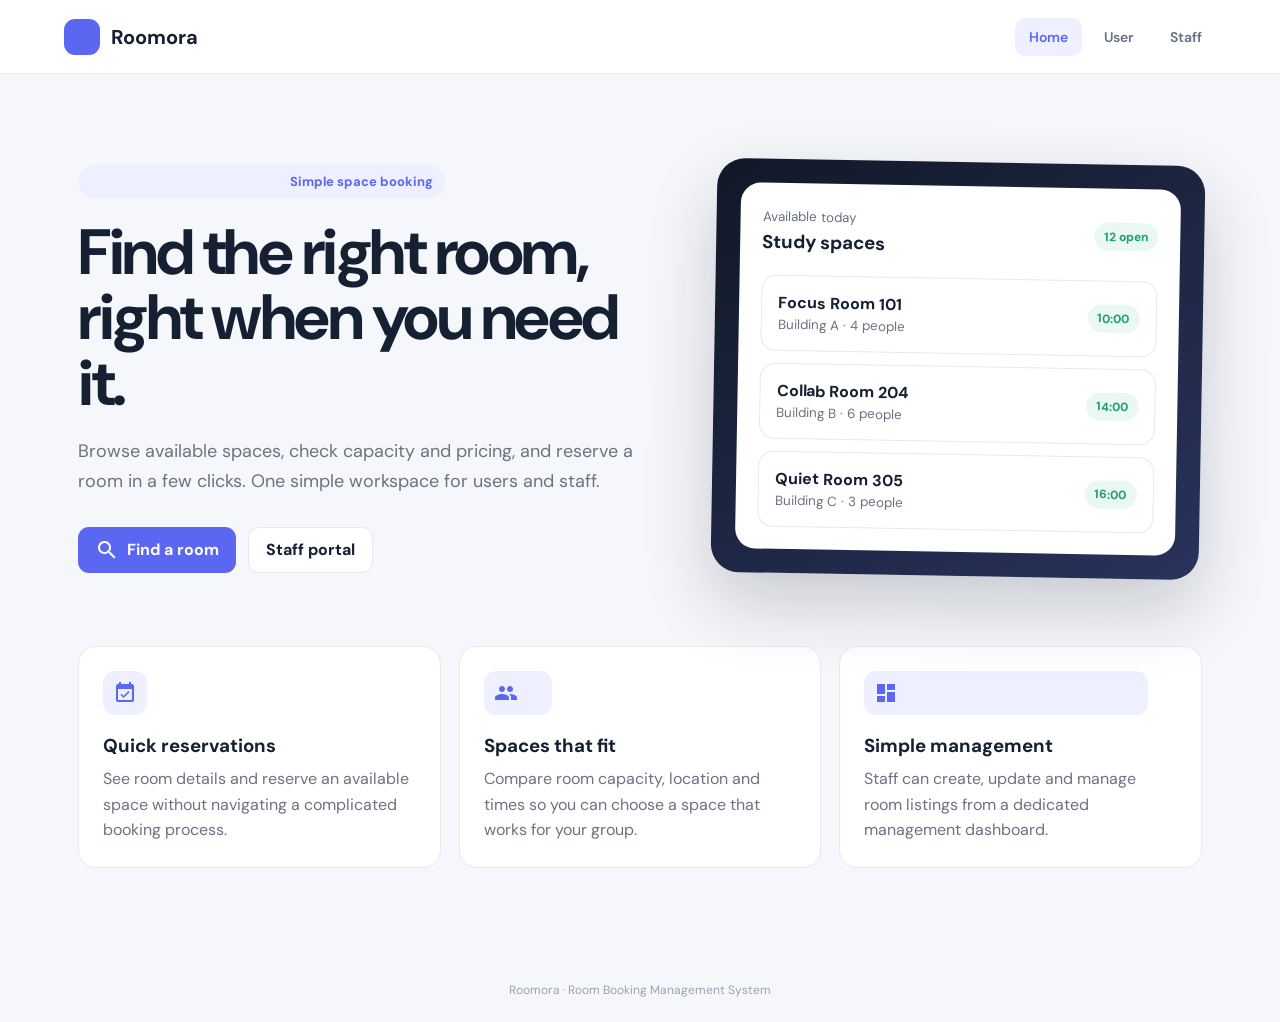
<file: index.html>
<!DOCTYPE html>
<html lang="en">
<head>
  <meta charset="UTF-8">
  <meta
    name="viewport"
    content="width=device-width, initial-scale=1"
  >

  <meta
    name="description"
    content="Roomora is a modern room booking application for discovering and reserving shared spaces."
  >

  <title>Roomora | Room Booking</title>

  <link
    href="https://fonts.googleapis.com/icon?family=Material+Icons"
    rel="stylesheet"
  >

  <link rel="stylesheet" href="css/ui.css">
</head>

<body>
  <div class="shell">

    <header class="topbar">
      <a class="brand" href="index.html">
        <span class="brand-mark">
          <span class="material-icons">meeting_room</span>
        </span>
        Roomora
      </a>

      <nav class="nav-links" aria-label="Main navigation">
        <a class="active" href="index.html">Home</a>
        <a href="Student.html">User</a>
        <a href="Admin.html">Staff</a>
      </nav>
    </header>

    <main>
      <section class="hero">
        <div class="hero-content">
          <span class="eyebrow">
            <span
              class="material-icons"
              style="font-size: 16px;"
            >
              auto_awesome
            </span>
            Simple space booking
          </span>

          <h1>
            Find the right room, right when you need it.
          </h1>

          <p>
            Browse available spaces, check capacity and pricing,
            and reserve a room in a few clicks. One simple workspace
            for users and staff.
          </p>

          <div class="hero-actions">
            <a
              class="btn btn-primary"
              href="Student.html"
            >
              <span class="material-icons">search</span>
              Find a room
            </a>

            <a
              class="btn btn-secondary"
              href="Admin.html"
            >
              Staff portal
            </a>
          </div>
        </div>

        <div class="visual">
          <div class="visual-inner">

            <div class="mini-head">
              <div>
                <small style="color: #667085;">
                  Available today
                </small>

                <h3 style="margin: 3px 0;">
                  Study spaces
                </h3>
              </div>

              <span class="pill">
                12 open
              </span>
            </div>

            <div class="mini-room">
              <div>
                <strong>Focus Room 101</strong>
                <small>Building A · 4 people</small>
              </div>

              <span class="pill">
                10:00
              </span>
            </div>

            <div class="mini-room">
              <div>
                <strong>Collab Room 204</strong>
                <small>Building B · 6 people</small>
              </div>

              <span class="pill">
                14:00
              </span>
            </div>

            <div class="mini-room">
              <div>
                <strong>Quiet Room 305</strong>
                <small>Building C · 3 people</small>
              </div>

              <span class="pill">
                16:00
              </span>
            </div>

          </div>
        </div>
      </section>

      <section class="features">

        <article class="feature">
          <span class="material-icons">
            event_available
          </span>

          <h3>Quick reservations</h3>

          <p>
            See room details and reserve an available space
            without navigating a complicated booking process.
          </p>
        </article>

        <article class="feature">
          <span class="material-icons">
            groups
          </span>

          <h3>Spaces that fit</h3>

          <p>
            Compare room capacity, location and times so you
            can choose a space that works for your group.
          </p>
        </article>

        <article class="feature">
          <span class="material-icons">
            dashboard_customize
          </span>

          <h3>Simple management</h3>

          <p>
            Staff can create, update and manage room listings
            from a dedicated management dashboard.
          </p>
        </article>

      </section>
    </main>

    <footer class="footer-note">
      Roomora · Room Booking Management System
    </footer>

  </div>
</body>
</html>
</file>
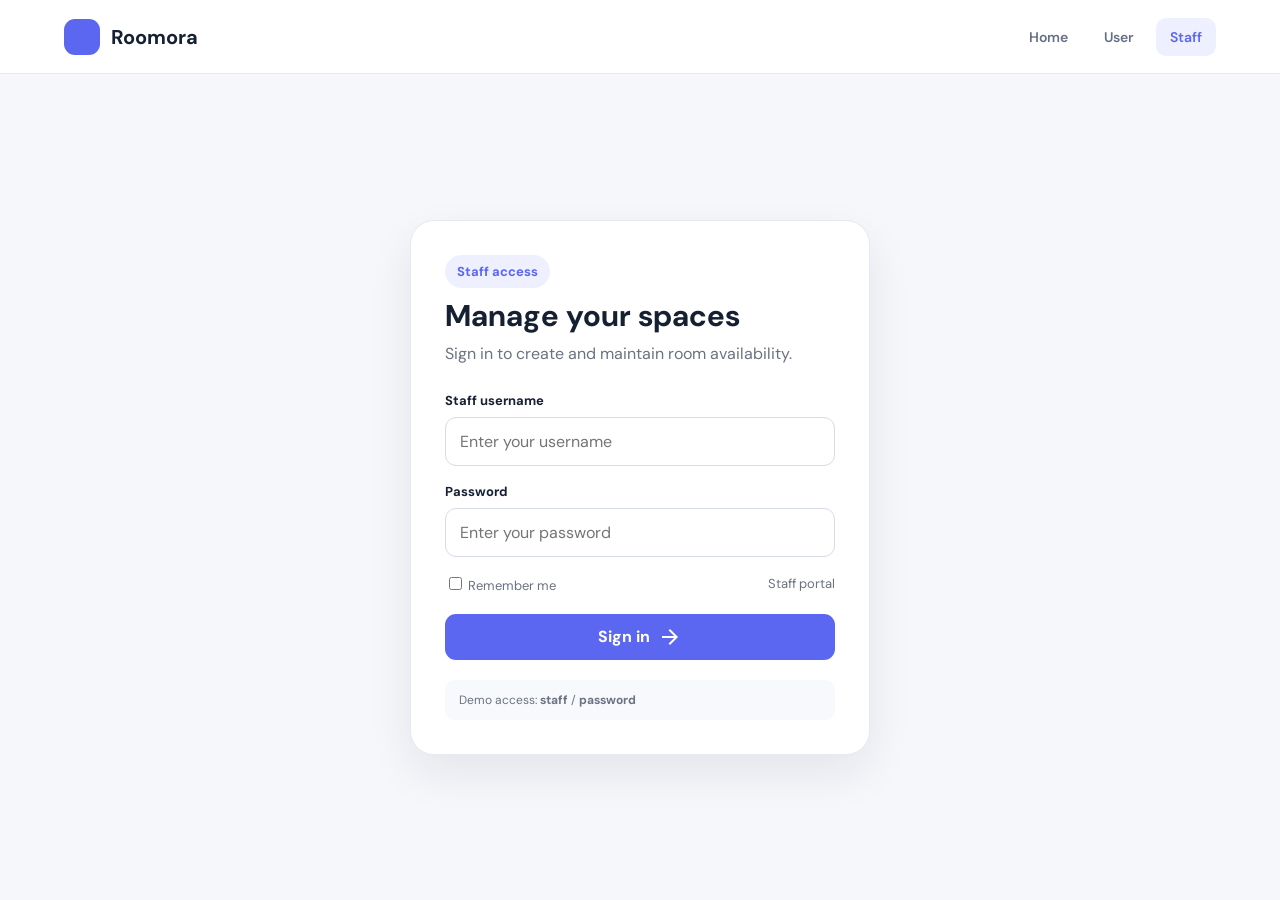
<file: Admin.html>
<!DOCTYPE html>
<html lang="en">
<head>
  <meta charset="UTF-8">
  <meta
    name="viewport"
    content="width=device-width, initial-scale=1"
  >

  <title>Staff Sign In | Roomora</title>

  <link
    href="https://fonts.googleapis.com/icon?family=Material+Icons"
    rel="stylesheet"
  >
  <link rel="stylesheet" href="css/ui.css">
</head>

<body>
  <header class="topbar">
    <a class="brand" href="index.html">
      <span class="brand-mark">
        <span class="material-icons">meeting_room</span>
      </span>
      Roomora
    </a>

    <nav class="nav-links">
      <a href="index.html">Home</a>
      <a href="Student.html">User</a>
      <a class="active" href="Admin.html">Staff</a>
    </nav>
  </header>

  <main class="auth-wrap">
    <section class="auth-card">
      <span class="eyebrow">Staff access</span>

      <h1>Manage your spaces</h1>
      <p>Sign in to create and maintain room availability.</p>

      <form id="adminLoginForm">
        <div class="field">
          <label for="username">Staff username</label>
          <input
            id="username"
            name="username"
            placeholder="Enter your username"
            autocomplete="username"
            required
          >
        </div>

        <div class="field">
          <label for="password">Password</label>
          <input
            id="password"
            name="pwd"
            type="password"
            placeholder="Enter your password"
            autocomplete="current-password"
            required
          >
        </div>

        <div class="auth-meta">
          <label>
            <input type="checkbox">
            Remember me
          </label>

          <span>Staff portal</span>
        </div>

        <button class="btn btn-primary" type="submit">
          Sign in
          <span class="material-icons">arrow_forward</span>
        </button>

        <span id="errorMessage" class="error"></span>
      </form>

      <div class="demo-note">
        Demo access:
        <strong>staff</strong> /
        <strong>password</strong>
      </div>
    </section>
  </main>

  <script>
    document
      .getElementById("adminLoginForm")
      .addEventListener("submit", (event) => {
        event.preventDefault();

        const username = document.getElementById("username").value;
        const password = document.getElementById("password").value;
        const errorMessage = document.getElementById("errorMessage");

        errorMessage.textContent = "";

        if (username === "staff" && password === "password") {
          location.href = "admindashboard.html";
        } else {
          errorMessage.textContent =
            "Incorrect username or password. Please try again.";
        }
      });
  </script>
</body>
</html>
</file>
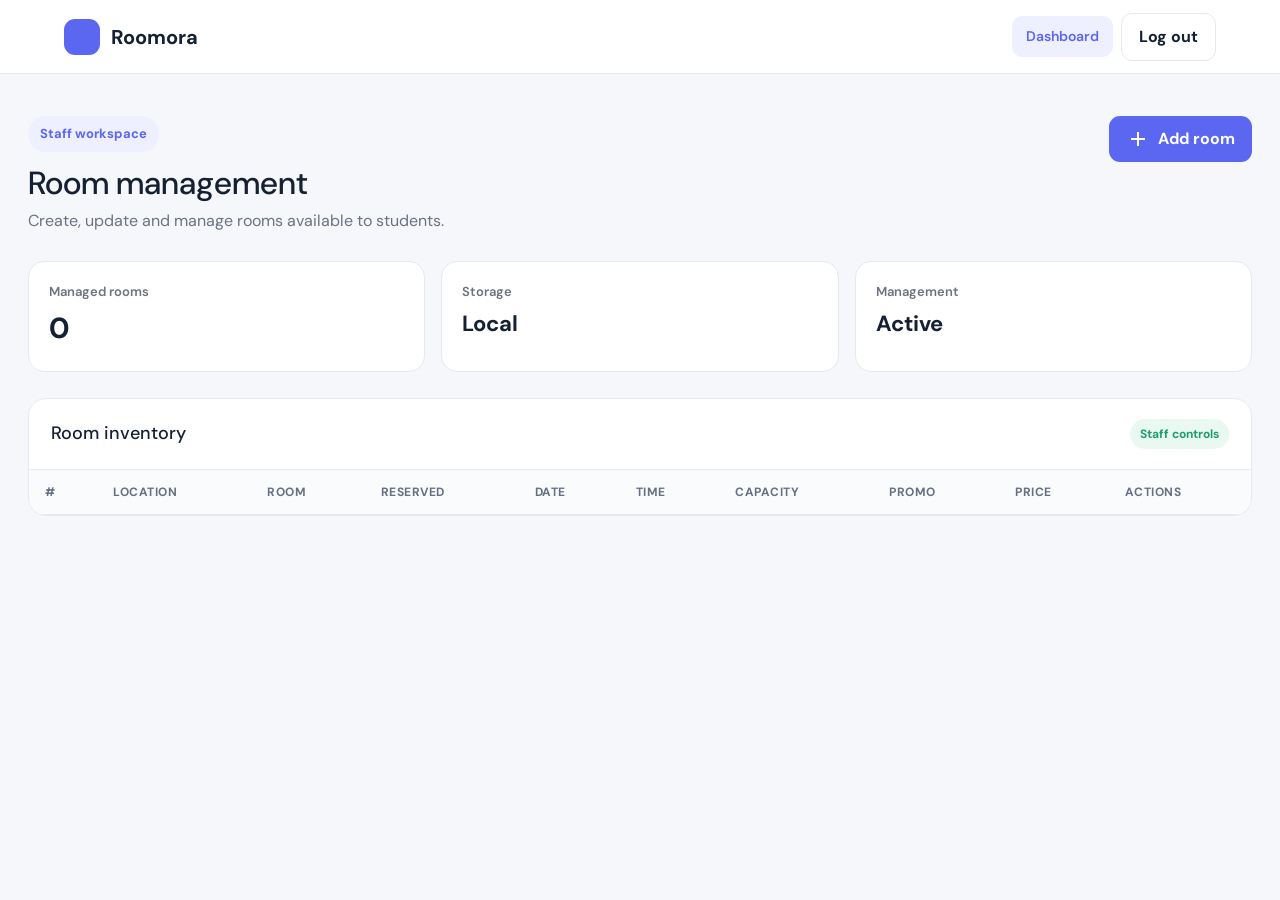
<file: admindashboard.html>
<!DOCTYPE html>
<html lang="en">
<head>
  <meta charset="UTF-8">
  <meta
    name="viewport"
    content="width=device-width, initial-scale=1"
  >

  <title>Staff Dashboard | Roomora</title>

  <link
    href="https://cdn.jsdelivr.net/npm/bootstrap@5.0.2/dist/css/bootstrap.min.css"
    rel="stylesheet"
  >

  <script
    src="https://cdn.jsdelivr.net/npm/bootstrap@5.0.2/dist/js/bootstrap.bundle.min.js"
    defer
  ></script>

  <link
    href="https://fonts.googleapis.com/icon?family=Material+Icons"
    rel="stylesheet"
  >

  <link rel="stylesheet" href="css/ui.css">
</head>

<body>
  <header class="topbar">
    <a class="brand" href="index.html">
      <span class="brand-mark">
        <span class="material-icons">meeting_room</span>
      </span>
      Roomora
    </a>

    <nav class="nav-links">
      <a class="active" href="admindashboard.html">
        Dashboard
      </a>

      <button
        class="btn btn-secondary"
        type="button"
        onclick="logout()"
      >
        Log out
      </button>
    </nav>
  </header>

  <main class="dashboard">
    <div class="page-head">
      <div>
        <span class="eyebrow">Staff workspace</span>

        <h1 style="margin-top: 12px;">
          Room management
        </h1>

        <p>
          Create, update and manage rooms available to students.
        </p>
      </div>

      <button
        class="btn btn-primary"
        type="button"
        data-bs-toggle="modal"
        data-bs-target="#myModal"
        onclick="prepareNew()"
      >
        <span class="material-icons">add</span>
        Add room
      </button>
    </div>

    <section class="stats">
      <div class="stat">
        <div class="stat-label">
          Managed rooms
        </div>

        <div
          class="stat-value"
          id="managedCount"
        >
          0
        </div>
      </div>

      <div class="stat">
        <div class="stat-label">
          Storage
        </div>

        <div
          class="stat-value"
          style="font-size: 22px;"
        >
          Local
        </div>
      </div>

      <div class="stat">
        <div class="stat-label">
          Management
        </div>

        <div
          class="stat-value"
          style="font-size: 22px;"
        >
          Active
        </div>
      </div>
    </section>

    <section class="panel">
      <div class="panel-head">
        <h2>Room inventory</h2>

        <span class="pill">
          Staff controls
        </span>
      </div>

      <div class="table-scroll">
        <table id="bookingTable">
          <thead>
            <tr>
              <th>#</th>
              <th>Location</th>
              <th>Room</th>
              <th>Reserved</th>
              <th>Date</th>
              <th>Time</th>
              <th>Capacity</th>
              <th>Promo</th>
              <th>Price</th>
              <th>Actions</th>
            </tr>
          </thead>

          <tbody></tbody>
        </table>
      </div>
    </section>
  </main>

  <div
    class="modal fade"
    id="myModal"
    tabindex="-1"
    aria-hidden="true"
  >
    <div class="modal-dialog modal-dialog-centered modal-lg">
      <div class="modal-content">

        <div class="modal-header">
          <div>
            <h4
              class="modal-title"
              id="modalTitle"
            >
              Add room
            </h4>

            <small class="text-muted">
              Enter the room details viewable by clients.
            </small>
          </div>

          <button
            type="button"
            class="btn-close"
            data-bs-dismiss="modal"
            aria-label="Close"
          ></button>
        </div>

        <div class="modal-body">
          <form id="bookingForm">

            <div class="row g-3">

              <div class="col-md-6 field">
                <label for="location">
                  Location
                </label>

                <input
                  id="location"
                  required
                  placeholder="e.g. Building A"
                >
              </div>

              <div class="col-md-6 field">
                <label for="roomNo">
                  Room number
                </label>

                <input
                  id="roomNo"
                  required
                  placeholder="e.g. 101"
                >
              </div>

              <div class="col-md-6 field">
                <label for="reservation">
                  Reservation
                </label>

                <select id="reservation">
                  <option value="N">No</option>
                  <option value="Y">Yes</option>
                </select>
              </div>

              <div class="col-md-6 field">
                <label for="registeredDate">
                  Date
                </label>

                <input
                  type="date"
                  id="registeredDate"
                >
              </div>

              <div class="col-md-6 field">
                <label for="time">
                  Time
                </label>

                <input
                  type="time"
                  id="time"
                >
              </div>

              <div class="col-md-6 field">
                <label for="totalPeople">
                  Capacity
                </label>

                <input
                  type="number"
                  min="1"
                  id="totalPeople"
                  placeholder="4"
                >
              </div>

              <div class="col-md-6 field">
                <label for="promotionalCode">
                  Promotional code
                </label>

                <input
                  id="promotionalCode"
                  placeholder="Optional"
                >
              </div>

              <div class="col-md-6 field">
                <label for="price">
                  Price
                </label>

                <input
                  type="number"
                  min="0"
                  id="price"
                  placeholder="100"
                >
              </div>

            </div>
          </form>
        </div>

        <div class="modal-footer">
          <button
            class="btn btn-secondary"
            type="button"
            data-bs-dismiss="modal"
          >
            Cancel
          </button>

          <button
            id="saveButton"
            class="btn btn-primary"
            type="button"
            onclick="saveRoom()"
          >
            Add room
          </button>
        </div>

      </div>
    </div>
  </div>

  <script src="js/script.js"></script>
</body>
</html>
</file>
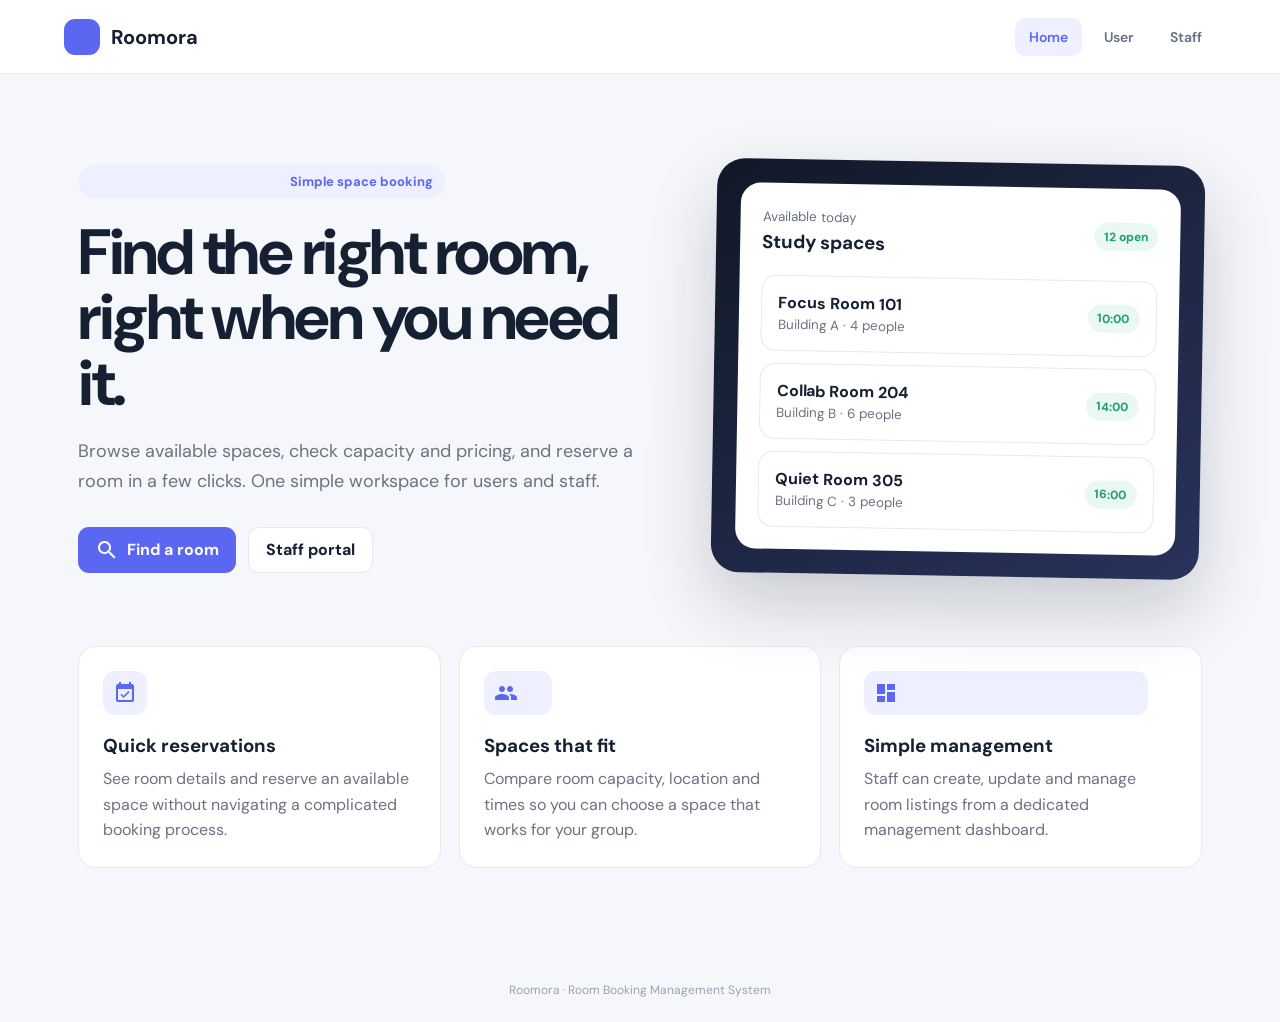
<file: paymentpage.html>
<!DOCTYPE html>
<html lang="en">
<head>
  <meta charset="UTF-8">
  <meta
    name="viewport"
    content="width=device-width, initial-scale=1"
  >

  <meta
    name="description"
    content="Roomora booking confirmation."
  >

  <title>Booking Confirmed | Roomora</title>

  <link
    href="https://fonts.googleapis.com/icon?family=Material+Icons"
    rel="stylesheet"
  >

  <link rel="stylesheet" href="css/ui.css">
</head>

<body>
  <header class="topbar">
    <a class="brand" href="index.html">
      <span class="brand-mark">
        <span class="material-icons">meeting_room</span>
      </span>
      Roomora
    </a>
  </header>

  <main class="auth-wrap">
    <section class="confirm-card">
      <div class="success-icon">
        <span
          class="material-icons"
          style="font-size: 36px;"
        >
          check
        </span>
      </div>

      <span class="eyebrow">
        Reservation complete
      </span>

      <h1>Booking confirmed</h1>

      <p>
        Your room reservation has been completed successfully.
      </p>

      <div class="receipt">
        <div class="receipt-row">
          <span>Room</span>
          <strong id="room">—</strong>
        </div>

        <div class="receipt-row">
          <span>Location</span>
          <strong id="location">—</strong>
        </div>

        <div class="receipt-row">
          <span>Date & time</span>
          <strong id="datetime">—</strong>
        </div>

        <div class="receipt-row">
          <span>Amount paid</span>
          <strong id="amountPaid">$0.00</strong>
        </div>
      </div>

      <button
        class="btn btn-primary"
        type="button"
        onclick="location.href='studentdashboard.html'"
      >
        <span class="material-icons">arrow_back</span>
        Back to rooms
      </button>
    </section>
  </main>

  <script>
    const bookedRoom = JSON.parse(
      localStorage.getItem("bookedRoom")
    );

    if (!bookedRoom) {
      location.href = "index.html";
    } else {
      const room = document.getElementById("room");
      const locationName = document.getElementById("location");
      const dateTime = document.getElementById("datetime");
      const amountPaid = document.getElementById("amountPaid");

      room.textContent = bookedRoom.roomNo || "—";
      locationName.textContent = bookedRoom.location || "—";

      dateTime.textContent =
        `${bookedRoom.registeredDate || "—"} · ` +
        `${bookedRoom.time || "—"}`;

      const finalPrice =
        bookedRoom.finalPrice ??
        bookedRoom.price ??
        0;

      amountPaid.textContent =
        `$${Number(finalPrice).toFixed(2)}`;
    }
  </script>
</body>
</html>
</file>
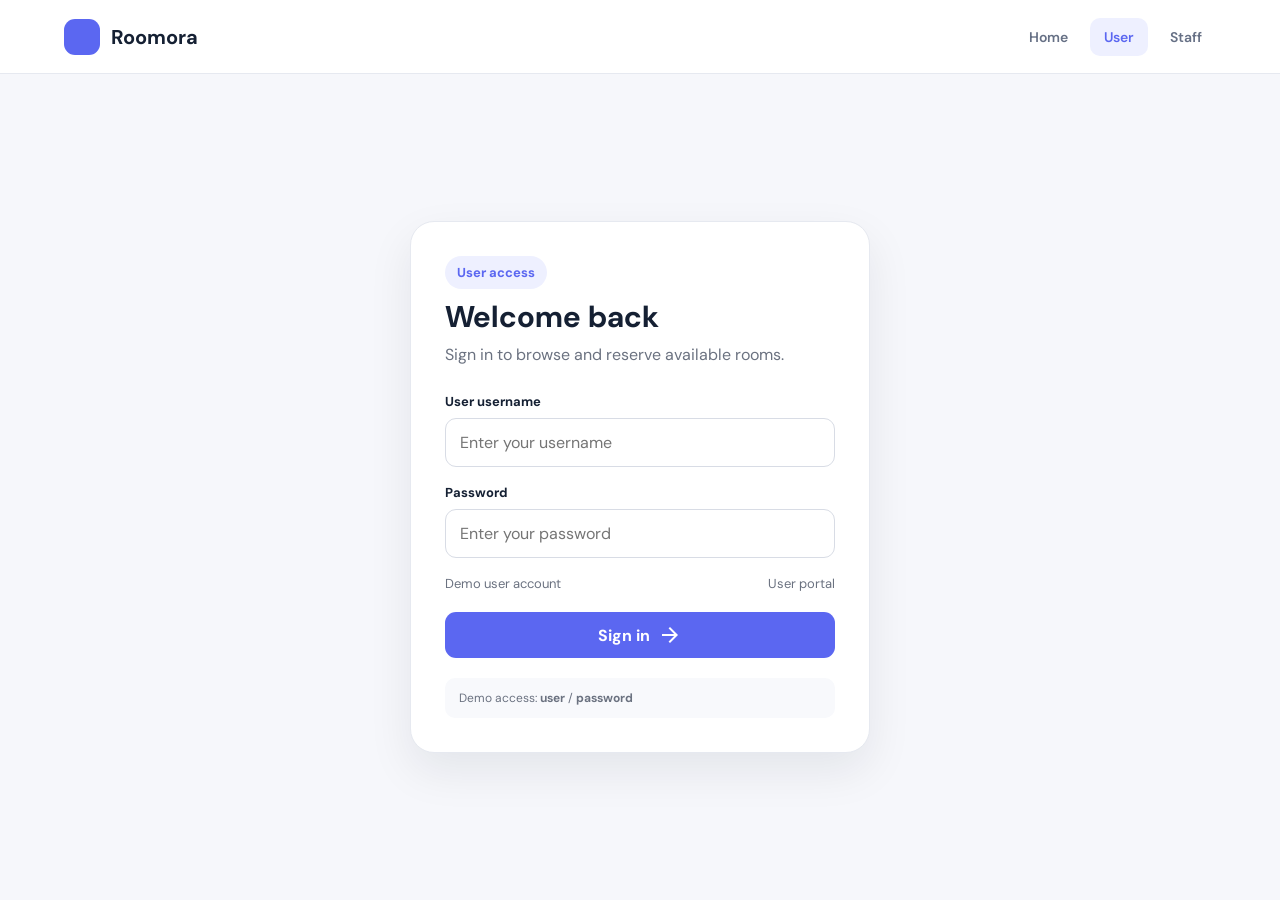
<file: Student.html>
<!DOCTYPE html>
<html lang="en">
<head>
  <meta charset="UTF-8">
  <meta
    name="viewport"
    content="width=device-width, initial-scale=1"
  >

  <meta
    name="description"
    content="User access portal for the Roomora room booking application."
  >

  <title>User Sign In | Roomora</title>

  <link
    href="https://fonts.googleapis.com/icon?family=Material+Icons"
    rel="stylesheet"
  >

  <link rel="stylesheet" href="css/ui.css">
</head>

<body>
  <header class="topbar">
    <a class="brand" href="index.html">
      <span class="brand-mark">
        <span class="material-icons">meeting_room</span>
      </span>
      Roomora
    </a>

    <nav
      class="nav-links"
      aria-label="Main navigation"
    >
      <a href="index.html">
        Home
      </a>

      <a
        class="active"
        href="Student.html"
      >
        User
      </a>

      <a href="Admin.html">
        Staff
      </a>
    </nav>
  </header>

  <main class="auth-wrap">
    <section class="auth-card">
      <span class="eyebrow">
        User access
      </span>

      <h1>Welcome back</h1>

      <p>
        Sign in to browse and reserve available rooms.
      </p>

      <form id="studentLoginForm">
        <div class="field">
          <label for="username">
            User username
          </label>

          <input
            id="username"
            name="username"
            type="text"
            placeholder="Enter your username"
            autocomplete="username"
            required
          >
        </div>

        <div class="field">
          <label for="password">
            Password
          </label>

          <input
            id="password"
            name="password"
            type="password"
            placeholder="Enter your password"
            autocomplete="current-password"
            required
          >
        </div>

        <div class="auth-meta">
          <span>
            Demo user account
          </span>

          <span>
            User portal
          </span>
        </div>

        <button
          class="btn btn-primary"
          type="submit"
        >
          Sign in

          <span class="material-icons">
            arrow_forward
          </span>
        </button>

        <span
          id="errorMessage"
          class="error"
          role="alert"
          aria-live="polite"
        ></span>
      </form>

      <div class="demo-note">
        Demo access:
        <strong>user</strong>
        /
        <strong>password</strong>
      </div>
    </section>
  </main>

  <script>
    const studentLoginForm =
      document.getElementById("studentLoginForm");

    studentLoginForm.addEventListener(
      "submit",
      (event) => {
        event.preventDefault();

        const username =
          document.getElementById("username").value.trim();

        const password =
          document.getElementById("password").value;

        const errorMessage =
          document.getElementById("errorMessage");

        errorMessage.textContent = "";

        const validCredentials =
          username === "student" &&
          password === "password";

        if (validCredentials) {
          sessionStorage.setItem(
            "currentUser",
            JSON.stringify({
              username: "student",
              role: "student",
            })
          );

          location.href = "studentdashboard.html";
          return;
        }

        errorMessage.textContent =
          "Incorrect username or password. Please try again.";
      }
    );
  </script>
</body>
</html>
</file>
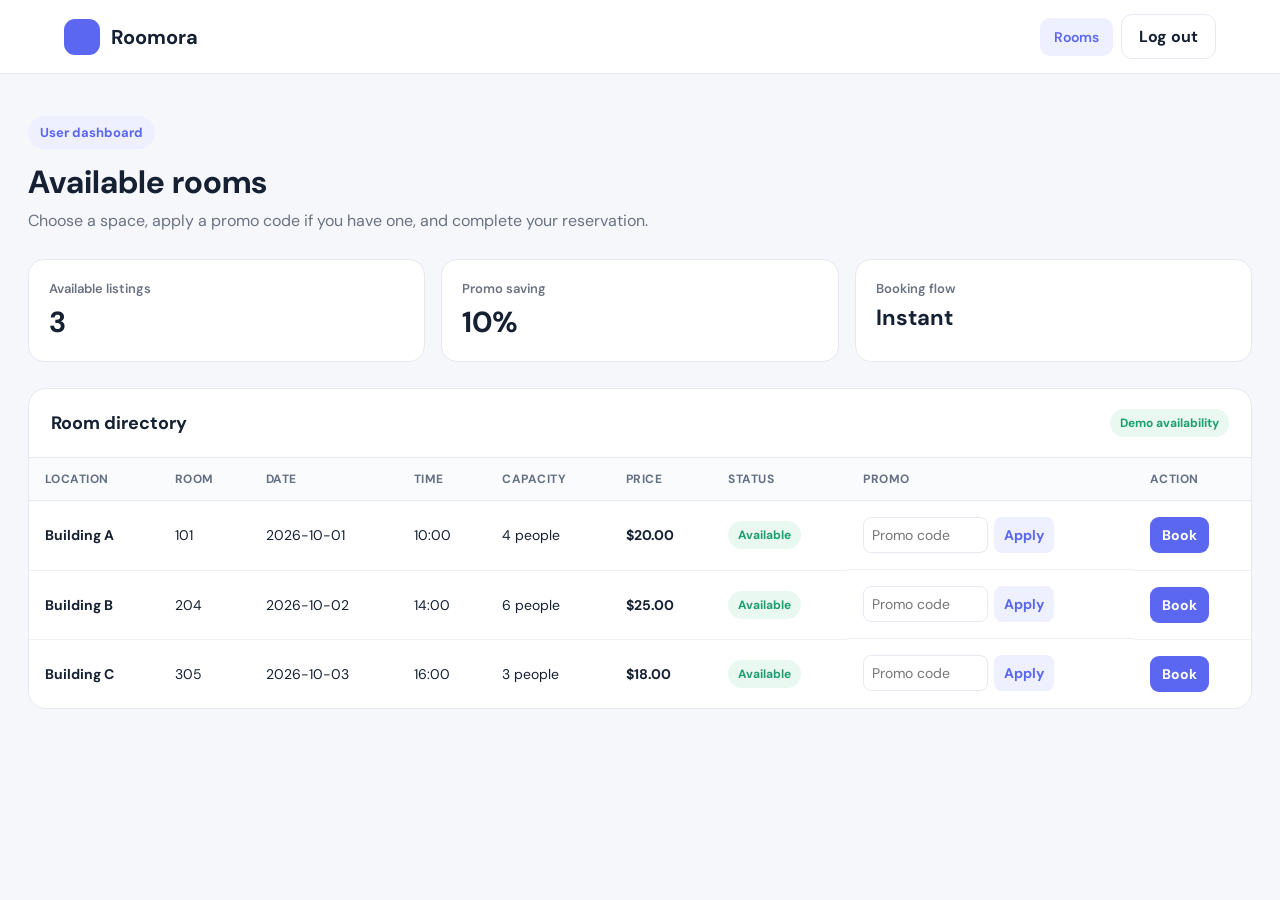
<file: studentdashboard.html>
<!DOCTYPE html>
<html lang="en">
<head>
  <meta charset="UTF-8">

  <meta
    name="viewport"
    content="width=device-width, initial-scale=1"
  >

  <meta
    name="description"
    content="Browse and reserve available rooms through the Roomora student dashboard."
  >

  <title>Student Dashboard | Roomora</title>

  <link
    href="https://fonts.googleapis.com/icon?family=Material+Icons"
    rel="stylesheet"
  >

  <link rel="stylesheet" href="css/ui.css">
</head>

<body>
  <header class="topbar">
    <a class="brand" href="index.html">
      <span class="brand-mark">
        <span class="material-icons">
          meeting_room
        </span>
      </span>

      Roomora
    </a>

    <nav
      class="nav-links"
      aria-label="Student navigation"
    >
      <a
        class="active"
        href="studentdashboard.html"
      >
        Rooms
      </a>

      <button
        class="btn btn-secondary"
        type="button"
        onclick="logout()"
      >
        Log out
      </button>
    </nav>
  </header>

  <main class="dashboard">

    <div class="page-head">
      <div>
        <span class="eyebrow">
          User dashboard
        </span>

        <h1 style="margin-top: 12px;">
          Available rooms
        </h1>

        <p>
          Choose a space, apply a promo code if you have one,
          and complete your reservation.
        </p>
      </div>
    </div>

    <section class="stats">

      <div class="stat">
        <div class="stat-label">
          Available listings
        </div>

        <div
          class="stat-value"
          id="roomCount"
        >
          0
        </div>
      </div>

      <div class="stat">
        <div class="stat-label">
          Promo saving
        </div>

        <div class="stat-value">
          10%
        </div>
      </div>

      <div class="stat">
        <div class="stat-label">
          Booking flow
        </div>

        <div
          class="stat-value"
          style="font-size: 22px;"
        >
          Instant
        </div>
      </div>

    </section>

    <section class="panel">

      <div class="panel-head">
        <h2>Room directory</h2>

        <span class="pill">
          Demo availability
        </span>
      </div>

      <div class="table-scroll">
        <table>
          <thead>
            <tr>
              <th>Location</th>
              <th>Room</th>
              <th>Date</th>
              <th>Time</th>
              <th>Capacity</th>
              <th>Price</th>
              <th>Status</th>
              <th>Promo</th>
              <th>Action</th>
            </tr>
          </thead>

          <tbody id="room-table-body"></tbody>
        </table>
      </div>

    </section>
  </main>

  <script>
    const VALID_PROMO_CODE = "DISCOUNT10";

    const defaultRooms = [
      {
        roomNo: "101",
        location: "Building A",
        totalPeople: 4,
        price: 20,
        status: "Available",
        registeredDate: "2026-10-01",
        time: "10:00",
        reservation: "N",
        promotionalCode: "DISCOUNT10",
      },
      {
        roomNo: "204",
        location: "Building B",
        totalPeople: 6,
        price: 25,
        status: "Available",
        registeredDate: "2026-10-02",
        time: "14:00",
        reservation: "N",
        promotionalCode: "",
      },
      {
        roomNo: "305",
        location: "Building C",
        totalPeople: 3,
        price: 18,
        status: "Available",
        registeredDate: "2026-10-03",
        time: "16:00",
        reservation: "N",
        promotionalCode: "DISCOUNT10",
      },
    ];

    function initialiseRooms() {
      const storedRooms =
        localStorage.getItem("launchedRooms");

      if (!storedRooms) {
        localStorage.setItem(
          "launchedRooms",
          JSON.stringify(defaultRooms)
        );
      }
    }

    function getRooms() {
      return (
        JSON.parse(
          localStorage.getItem("launchedRooms")
        ) || []
      );
    }

    function displayRooms() {
      const tableBody =
        document.getElementById("room-table-body");

      const roomCount =
        document.getElementById("roomCount");

      const rooms = getRooms();

      tableBody.innerHTML = "";

      roomCount.textContent = rooms.length;

      rooms.forEach((room, index) => {
        const row = document.createElement("tr");

        row.innerHTML = `
          <td>
            <strong>${room.location}</strong>
          </td>

          <td>${room.roomNo}</td>

          <td>${room.registeredDate}</td>

          <td>${room.time}</td>

          <td>${room.totalPeople} people</td>

          <td>
            <strong>
              $${Number(room.price || 0).toFixed(2)}
            </strong>
          </td>

          <td>
            <span class="pill">
              ${room.status || "Available"}
            </span>
          </td>
        `;

        const promoCell =
          document.createElement("td");

        promoCell.className = "promo-wrap";

        const promoInput =
          document.createElement("input");

        promoInput.type = "text";
        promoInput.placeholder = "Promo code";
        promoInput.setAttribute(
          "aria-label",
          `Promo code for Room ${room.roomNo}`
        );

        const applyButton =
          document.createElement("button");

        applyButton.type = "button";
        applyButton.textContent = "Apply";

        applyButton.addEventListener(
          "click",
          () => {
            validatePromoCode(promoInput.value);
          }
        );

        promoCell.append(
          promoInput,
          applyButton
        );

        row.appendChild(promoCell);


        const actionCell =
          document.createElement("td");

        const bookButton =
          document.createElement("button");

        bookButton.type = "button";
        bookButton.className = "book-btn";
        bookButton.textContent = "Book";

        bookButton.addEventListener(
          "click",
          () => {
            bookRoom(
              room,
              promoInput.value
            );
          }
        );

        actionCell.appendChild(bookButton);

        row.appendChild(actionCell);

        tableBody.appendChild(row);
      });
    }

    function validatePromoCode(value) {
      const promoCode =
        value.trim().toUpperCase();

      if (!promoCode) {
        alert("Please enter a promo code.");
        return false;
      }

      if (promoCode === VALID_PROMO_CODE) {
        alert(
          "Promo code applied. You will receive 10% off."
        );

        return true;
      }

      alert("Invalid promo code.");

      return false;
    }

    function bookRoom(room, promoValue) {
      const promoCode =
        promoValue.trim().toUpperCase();

      const originalPrice =
        Number(room.price || 0);

      const promoApplied =
        promoCode === VALID_PROMO_CODE;

      const finalPrice =
        promoApplied
          ? originalPrice * 0.9
          : originalPrice;

      const bookedRoom = {
        ...room,
        originalPrice,
        finalPrice,
        promoApplied,
        bookedAt: new Date().toISOString(),
      };

      localStorage.setItem(
        "bookedRoom",
        JSON.stringify(bookedRoom)
      );

      saveBooking(bookedRoom);

      location.href = "paymentpage.html";
    }

    function saveBooking(bookedRoom) {
      const bookings =
        JSON.parse(
          localStorage.getItem("bookings")
        ) || [];

      bookings.push(bookedRoom);

      localStorage.setItem(
        "bookings",
        JSON.stringify(bookings)
      );
    }

    function logout() {
      sessionStorage.removeItem("currentUser");

      location.href = "index.html";
    }

    document.addEventListener(
      "DOMContentLoaded",
      () => {
        initialiseRooms();
        displayRooms();
      }
    );
  </script>
</body>
</html>
</file>
<file: css/ui.css>
@import url(
  "https://fonts.googleapis.com/css2?family=DM+Sans:wght@400;500;600;700&display=swap"
);


:root {
  --bg: #f6f7fb;
  --surface: #ffffff;

  --ink: #152033;
  --muted: #6b7280;

  --line: #e6e9f0;

  --brand: #5b67f1;
  --brand-dark: #4651d8;
  --brand-soft: #eef0ff;

  --success: #1f9d72;
  --success-soft: #eaf8f2;

  --danger: #dc4c64;
  --danger-soft: #fff0f2;

  --radius: 18px;

  --shadow:
    0 18px 45px rgba(16, 24, 40, 0.08);
}

* {
  box-sizing: border-box;
}

html {
  scroll-behavior: smooth;
}

body {
  margin: 0;

  font-family:
    "DM Sans",
    sans-serif;

  background: var(--bg);
  color: var(--ink);
}

a {
  color: inherit;
  text-decoration: none;
}

button,
input,
select {
  font: inherit;
}

button,
a {
  -webkit-tap-highlight-color: transparent;
}

button:focus-visible,
a:focus-visible,
input:focus-visible,
select:focus-visible {
  outline: 3px solid rgba(91, 103, 241, 0.2);
  outline-offset: 2px;
}

.shell {
  min-height: 100vh;
}

.topbar {
  height: 74px;

  display: flex;
  align-items: center;
  justify-content: space-between;

  padding:
    0
    max(5vw, 28px);

  position: sticky;
  top: 0;
  z-index: 10;

  background:
    rgba(255, 255, 255, 0.94);

  border-bottom:
    1px solid var(--line);

  backdrop-filter:
    blur(12px);
}

.brand {
  display: flex;
  align-items: center;
  gap: 11px;

  font-size: 20px;
  font-weight: 700;
}

.brand-mark {
  width: 36px;
  height: 36px;

  display: grid;
  place-items: center;

  border-radius: 11px;

  background: var(--brand);
  color: #ffffff;
}

.nav-links {
  display: flex;
  align-items: center;
  gap: 8px;
}

.nav-links a {
  padding:
    10px
    14px;

  border-radius: 10px;

  color: #667085;

  font-size: 14px;
  font-weight: 600;

  transition:
    background 0.2s ease,
    color 0.2s ease;
}

.nav-links a:hover,
.nav-links a.active {
  background: var(--brand-soft);
  color: var(--brand);
}

.btn {
  display: inline-flex;
  align-items: center;
  justify-content: center;
  gap: 8px;

  padding:
    11px
    17px;

  border: 0;
  border-radius: 11px;

  font-weight: 700;

  cursor: pointer;

  transition:
    background 0.2s ease,
    border-color 0.2s ease,
    transform 0.15s ease,
    box-shadow 0.2s ease;
}

.btn:hover {
  transform: translateY(-1px);
}

.btn-primary {
  background: var(--brand);
  color: #ffffff;
}

.btn-primary:hover {
  background: var(--brand-dark);

  box-shadow:
    0 8px 18px
    rgba(91, 103, 241, 0.2);
}

.btn-secondary {
  background: #ffffff;

  border:
    1px solid var(--line);

  color: var(--ink);
}

.btn-secondary:hover {
  background: #f8f9fc;
}

.btn-danger {
  background: var(--danger-soft);
  color: var(--danger);
}

.hero {
  max-width: 1180px;

  margin: 0 auto;

  padding:
    88px
    28px
    70px;

  display: grid;

  grid-template-columns:
    1.08fr
    0.92fr;

  gap: 64px;

  align-items: center;
}

.eyebrow {
  display: inline-flex;
  align-items: center;
  gap: 8px;

  padding:
    8px
    12px;

  border-radius: 999px;

  background: var(--brand-soft);
  color: var(--brand);

  font-size: 13px;
  font-weight: 700;
}

.hero h1 {
  margin:
    22px
    0
    20px;

  font-size:
    clamp(
      44px,
      5vw,
      68px
    );

  line-height: 1.02;
  letter-spacing: -2.5px;
}

.hero p {
  max-width: 620px;

  color: var(--muted);

  font-size: 18px;
  line-height: 1.7;
}

.hero-actions {
  display: flex;
  gap: 12px;

  margin-top: 30px;
}

.visual {
  padding: 24px;

  border-radius: 28px;

  background:
    linear-gradient(
      145deg,
      #111827,
      #29335c
    );

  box-shadow:
    0 30px 70px
    rgba(16, 24, 40, 0.2);

  transform:
    rotate(1deg);
}

.visual-inner {
  padding: 22px;

  border-radius: 20px;

  background: #ffffff;
}

.mini-head {
  display: flex;
  align-items: center;
  justify-content: space-between;

  margin-bottom: 18px;
}

.mini-room {
  display: flex;
  align-items: center;
  justify-content: space-between;

  margin-top: 12px;
  padding: 16px;

  border:
    1px solid var(--line);

  border-radius: 15px;
}

.mini-room strong {
  display: block;
}

.mini-room small {
  color: var(--muted);
}


.pill {
  display: inline-flex;

  padding:
    6px
    10px;

  border-radius: 999px;

  background: var(--success-soft);
  color: var(--success);

  font-size: 12px;
  font-weight: 700;
}


.features {
  max-width: 1180px;

  margin: 0 auto;

  padding:
    0
    28px
    90px;

  display: grid;

  grid-template-columns:
    repeat(3, 1fr);

  gap: 18px;
}

.feature {
  padding: 24px;

  border:
    1px solid var(--line);

  border-radius: var(--radius);

  background: var(--surface);
}

.feature .material-icons {
  padding: 10px;

  border-radius: 12px;

  background: var(--brand-soft);
  color: var(--brand);
}

.feature h3 {
  margin:
    18px
    0
    8px;
}

.feature p {
  margin: 0;

  color: var(--muted);

  line-height: 1.6;
}

.auth-wrap {
  min-height:
    calc(100vh - 74px);

  display: grid;
  place-items: center;

  padding:
    42px
    20px;
}

.auth-card {
  width:
    min(460px, 100%);

  padding: 34px;

  border:
    1px solid var(--line);

  border-radius: 24px;

  background: var(--surface);

  box-shadow: var(--shadow);
}

.auth-card h1 {
  margin:
    8px
    0;

  font-size: 30px;
}

.auth-card > p {
  margin:
    0
    0
    28px;

  color: var(--muted);
}

.auth-card .btn {
  width: 100%;
}

.field {
  margin-bottom: 17px;
}

.field label {
  display: block;

  margin-bottom: 8px;

  font-size: 13px;
  font-weight: 700;
}

.field input,
.field select {
  width: 100%;

  padding:
    13px
    14px;

  border:
    1px solid #d8dce5;

  border-radius: 11px;

  outline: none;

  background: #ffffff;

  transition:
    border-color 0.2s ease,
    box-shadow 0.2s ease;
}

.field input:focus,
.field select:focus {
  border-color: var(--brand);

  box-shadow:
    0 0 0 3px
    rgba(91, 103, 241, 0.12);
}

.auth-meta {
  display: flex;
  align-items: center;
  justify-content: space-between;

  margin:
    4px
    0
    20px;

  color: var(--muted);

  font-size: 13px;
}

.error {
  display: block;

  margin-top: 12px;

  color: var(--danger);

  font-size: 13px;
}

.demo-note {
  margin-top: 20px;

  padding:
    12px
    14px;

  border-radius: 10px;

  background: #f8f9fc;
  color: var(--muted);

  font-size: 12px;
}

.dashboard {
  max-width: 1280px;

  margin: 0 auto;

  padding:
    42px
    28px
    70px;
}

.page-head {
  display: flex;
  align-items: flex-start;
  justify-content: space-between;

  gap: 20px;

  margin-bottom: 28px;
}

.page-head h1 {
  margin: 0;

  font-size: 32px;
}

.page-head p {
  margin:
    7px
    0
    0;

  color: var(--muted);
}

.stats {
  display: grid;

  grid-template-columns:
    repeat(3, 1fr);

  gap: 16px;

  margin-bottom: 26px;
}

.stat {
  padding: 20px;

  border:
    1px solid var(--line);

  border-radius: 16px;

  background: var(--surface);
}

.stat-label {
  color: var(--muted);

  font-size: 13px;
  font-weight: 600;
}

.stat-value {
  margin-top: 6px;

  font-size: 29px;
  font-weight: 700;
}


.panel {
  overflow: hidden;

  border:
    1px solid var(--line);

  border-radius: var(--radius);

  background: var(--surface);
}

.panel-head {
  display: flex;
  align-items: center;
  justify-content: space-between;

  padding:
    20px
    22px;

  border-bottom:
    1px solid var(--line);
}

.panel-head h2 {
  margin: 0;

  font-size: 18px;
}

.table-scroll {
  overflow-x: auto;
}

table {
  width: 100%;

  min-width: 900px;

  border-collapse: collapse;
}

th {
  padding:
    13px
    16px;

  border-bottom:
    1px solid var(--line);

  background: #fafbfc;
  color: #667085;

  font-size: 12px;
  font-weight: 700;

  text-align: left;
  text-transform: uppercase;

  letter-spacing: 0.04em;
}

td {
  padding: 16px;

  border-bottom:
    1px solid #eef0f4;

  font-size: 14px;

  vertical-align: middle;
}

tr:last-child td {
  border-bottom: 0;
}

.table-action {
  margin-right: 5px;

  padding:
    7px
    9px;

  border: 0;
  border-radius: 8px;

  background: #f2f4f7;

  cursor: pointer;

  transition:
    background 0.2s ease,
    transform 0.15s ease;
}

.table-action:hover {
  background: #e8ebf0;

  transform:
    translateY(-1px);
}

.promo-wrap {
  display: flex;

  gap: 6px;
}

.promo-wrap input {
  width: 125px;

  padding: 8px;

  border:
    1px solid var(--line);

  border-radius: 8px;

  outline: none;
}

.promo-wrap input:focus {
  border-color: var(--brand);

  box-shadow:
    0 0 0 3px
    rgba(91, 103, 241, 0.1);
}

.promo-wrap button {
  padding:
    8px
    10px;

  border: 0;
  border-radius: 8px;

  background: var(--brand-soft);
  color: var(--brand);

  font-weight: 700;

  cursor: pointer;
}

.status-select {
  padding:
    8px
    10px;

  border:
    1px solid var(--line);

  border-radius: 9px;

  background: #ffffff;
}

.book-btn {
  padding:
    9px
    12px;

  border: 0;
  border-radius: 9px;

  background: var(--brand);
  color: #ffffff;

  font-weight: 700;

  cursor: pointer;

  transition:
    background 0.2s ease,
    transform 0.15s ease;
}

.book-btn:hover {
  background: var(--brand-dark);

  transform:
    translateY(-1px);
}

.modal-content {
  border: 0 !important;

  border-radius:
    20px !important;

  box-shadow:
    var(--shadow);
}

.modal-header,
.modal-footer {
  border-color:
    var(--line) !important;
}

.modal-body {
  padding:
    24px !important;
}

.modal-footer .btn {
  width: auto;
}

.confirm-card {
  width:
    min(580px, 100%);

  padding: 38px;

  border:
    1px solid var(--line);

  border-radius: 24px;

  background: var(--surface);

  box-shadow: var(--shadow);

  text-align: center;
}

.success-icon {
  width: 68px;
  height: 68px;

  display: grid;
  place-items: center;

  margin:
    0
    auto
    20px;

  border-radius: 50%;

  background: var(--success-soft);
  color: var(--success);
}

.confirm-card h1 {
  margin:
    10px
    0;

  font-size: 30px;
}

.confirm-card > p {
  color: var(--muted);
}

.receipt {
  margin:
    26px
    0;

  padding: 18px;

  border-radius: 14px;

  background: #f8f9fc;

  text-align: left;
}

.receipt-row {
  display: flex;
  justify-content: space-between;

  gap: 20px;

  padding:
    8px
    0;

  color: var(--muted);
}

.receipt-row strong {
  color: var(--ink);

  text-align: right;
}

.amount {
  color:
    var(--ink) !important;

  font-size:
    26px !important;

  font-weight: 700;
}

.footer-note {
  padding: 24px;

  color: #98a2b3;

  font-size: 12px;

  text-align: center;
}

@media (max-width: 850px) {

  .topbar {
    padding:
      0
      18px;
  }

  .hero {
    grid-template-columns: 1fr;

    padding-top: 55px;
  }

  .hero h1 {
    letter-spacing: -1.5px;
  }

  .visual {
    display: none;
  }

  .features,
  .stats {
    grid-template-columns: 1fr;
  }

  .page-head {
    flex-direction: column;
  }

  .dashboard {
    padding:
      28px
      16px;
  }

  .nav-links a {
    padding:
      9px
      10px;
  }

  .nav-links a:not(.active) {
    display: none;
  }

}


@media (max-width: 520px) {

  .topbar {
    height: 66px;
  }

  .brand {
    font-size: 18px;
  }

  .brand-mark {
    width: 32px;
    height: 32px;
  }

  .hero {
    padding:
      44px
      20px
      55px;
  }

  .hero h1 {
    font-size: 42px;
  }

  .hero-actions {
    flex-direction: column;
  }

  .hero-actions .btn {
    width: 100%;
  }

  .features {
    padding:
      0
      20px
      60px;
  }

  .auth-card,
  .confirm-card {
    padding:
      26px
      22px;
  }

  .auth-meta {
    gap: 12px;

    flex-wrap: wrap;
  }

  .receipt-row {
    flex-direction: column;

    gap: 3px;
  }

  .receipt-row strong {
    text-align: left;
  }

}
</file>
